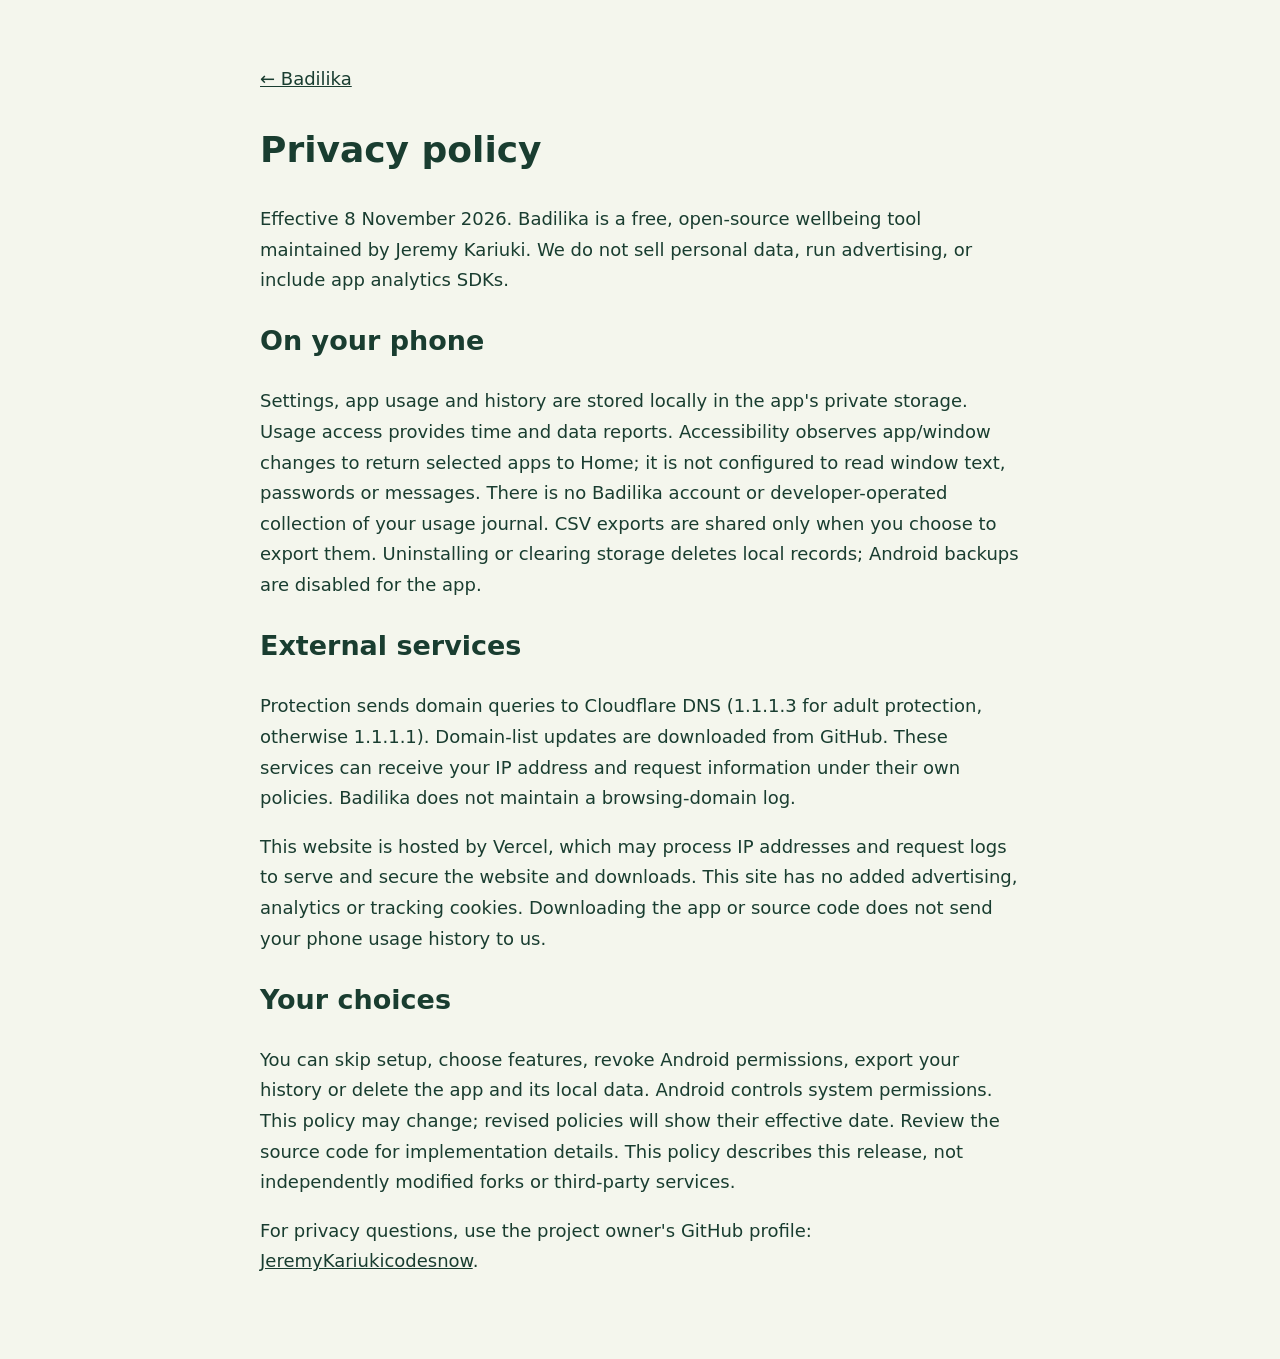
<file: website/privacy.html>
<!doctype html><html lang="en"><head><meta charset="utf-8"><meta name="viewport" content="width=device-width,initial-scale=1"><title>Privacy policy — Badilika</title><style>body{max-width:760px;margin:40px auto;padding:24px;font:18px/1.7 system-ui;background:#f4f6ed;color:#193d30}a{color:inherit}</style><link rel="icon" type="image/svg+xml" href="/favicon.svg"></head><body><a href="/">← Badilika</a><h1>Privacy policy</h1><p>Effective 8 November 2026. Badilika is a free, open-source wellbeing tool maintained by Jeremy Kariuki. We do not sell personal data, run advertising, or include app analytics SDKs.</p><h2>On your phone</h2><p>Settings, app usage and history are stored locally in the app's private storage. Usage access provides time and data reports. Accessibility observes app/window changes to return selected apps to Home; it is not configured to read window text, passwords or messages. There is no Badilika account or developer-operated collection of your usage journal. CSV exports are shared only when you choose to export them. Uninstalling or clearing storage deletes local records; Android backups are disabled for the app.</p><h2>External services</h2><p>Protection sends domain queries to Cloudflare DNS (1.1.1.3 for adult protection, otherwise 1.1.1.1). Domain-list updates are downloaded from GitHub. These services can receive your IP address and request information under their own policies. Badilika does not maintain a browsing-domain log.</p><p>This website is hosted by Vercel, which may process IP addresses and request logs to serve and secure the website and downloads. This site has no added advertising, analytics or tracking cookies. Downloading the app or source code does not send your phone usage history to us.</p><h2>Your choices</h2><p>You can skip setup, choose features, revoke Android permissions, export your history or delete the app and its local data. Android controls system permissions. This policy may change; revised policies will show their effective date. Review the source code for implementation details. This policy describes this release, not independently modified forks or third-party services.</p><p>For privacy questions, use the project owner's GitHub profile: <a href="https://github.com/JeremyKariukicodesnow">JeremyKariukicodesnow</a>.</p></body></html>
</file>
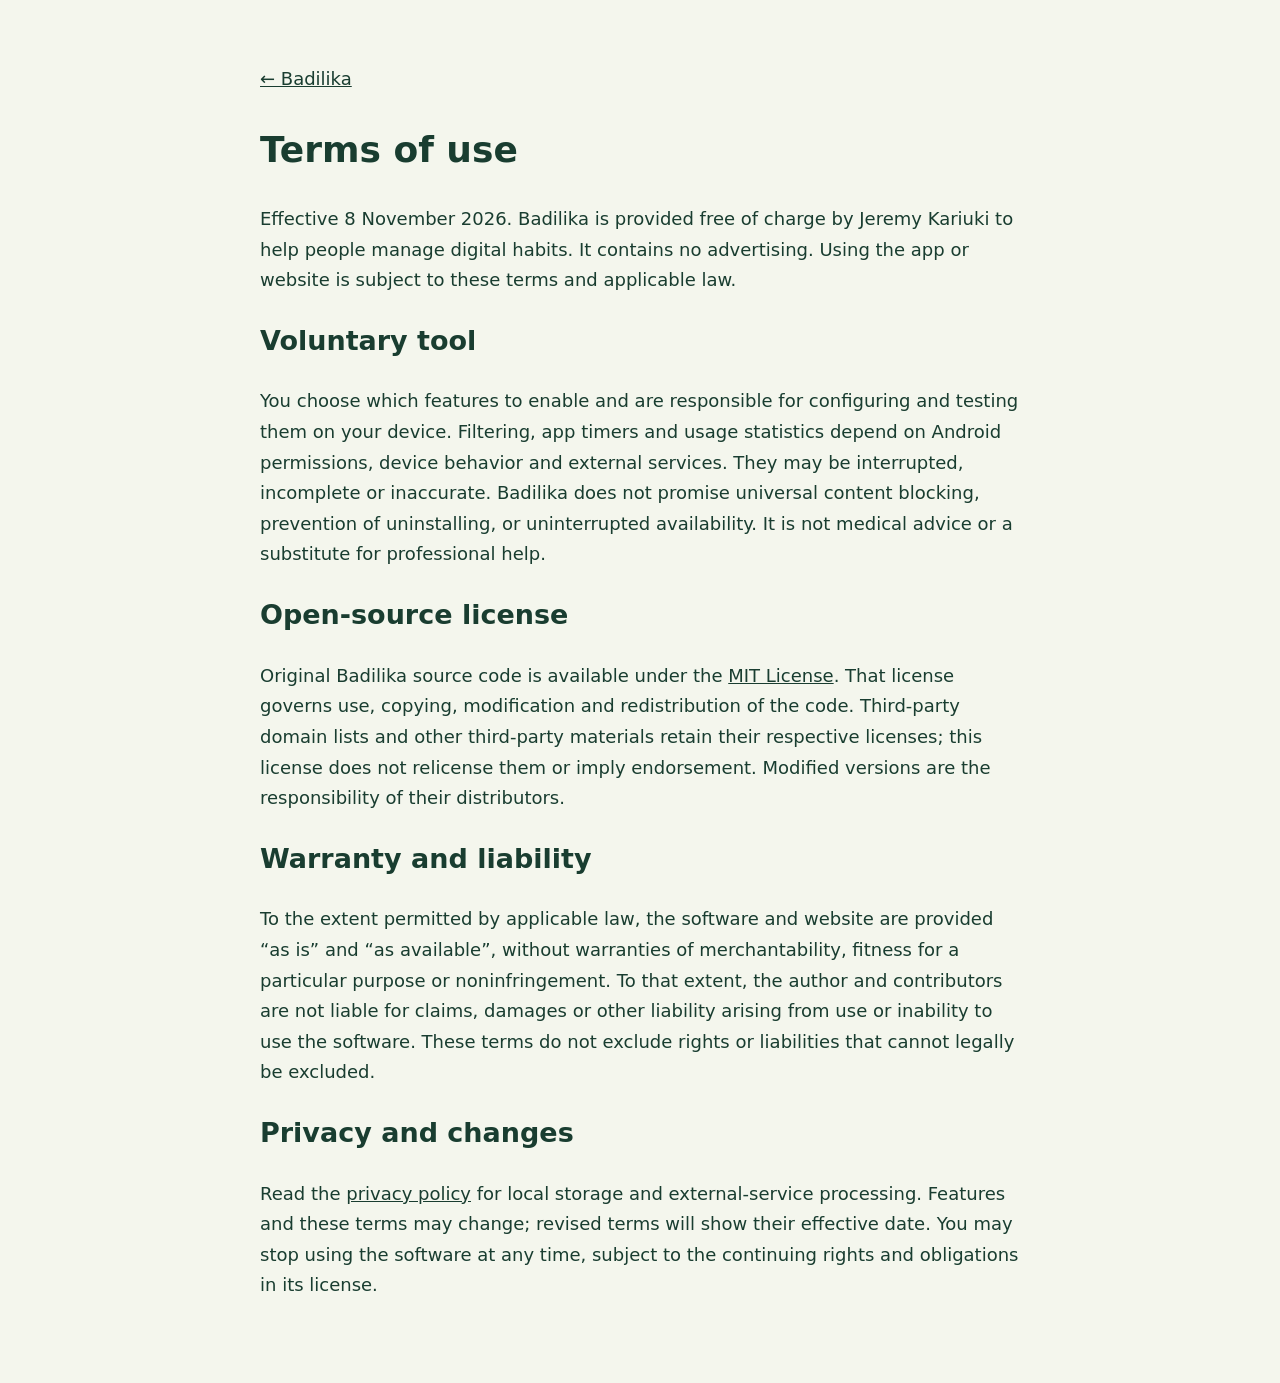
<file: website/terms.html>
<!doctype html><html lang="en"><head><meta charset="utf-8"><meta name="viewport" content="width=device-width,initial-scale=1"><title>Terms of use — Badilika</title><style>body{max-width:760px;margin:40px auto;padding:24px;font:18px/1.7 system-ui;background:#f4f6ed;color:#193d30}a{color:inherit}</style><link rel="icon" type="image/svg+xml" href="/favicon.svg"></head><body><a href="/">← Badilika</a><h1>Terms of use</h1><p>Effective 8 November 2026. Badilika is provided free of charge by Jeremy Kariuki to help people manage digital habits. It contains no advertising. Using the app or website is subject to these terms and applicable law.</p><h2>Voluntary tool</h2><p>You choose which features to enable and are responsible for configuring and testing them on your device. Filtering, app timers and usage statistics depend on Android permissions, device behavior and external services. They may be interrupted, incomplete or inaccurate. Badilika does not promise universal content blocking, prevention of uninstalling, or uninterrupted availability. It is not medical advice or a substitute for professional help.</p><h2>Open-source license</h2><p>Original Badilika source code is available under the <a href="/LICENSE.txt">MIT License</a>. That license governs use, copying, modification and redistribution of the code. Third-party domain lists and other third-party materials retain their respective licenses; this license does not relicense them or imply endorsement. Modified versions are the responsibility of their distributors.</p><h2>Warranty and liability</h2><p>To the extent permitted by applicable law, the software and website are provided “as is” and “as available”, without warranties of merchantability, fitness for a particular purpose or noninfringement. To that extent, the author and contributors are not liable for claims, damages or other liability arising from use or inability to use the software. These terms do not exclude rights or liabilities that cannot legally be excluded.</p><h2>Privacy and changes</h2><p>Read the <a href="/privacy">privacy policy</a> for local storage and external-service processing. Features and these terms may change; revised terms will show their effective date. You may stop using the software at any time, subject to the continuing rights and obligations in its license.</p></body></html>
</file>
